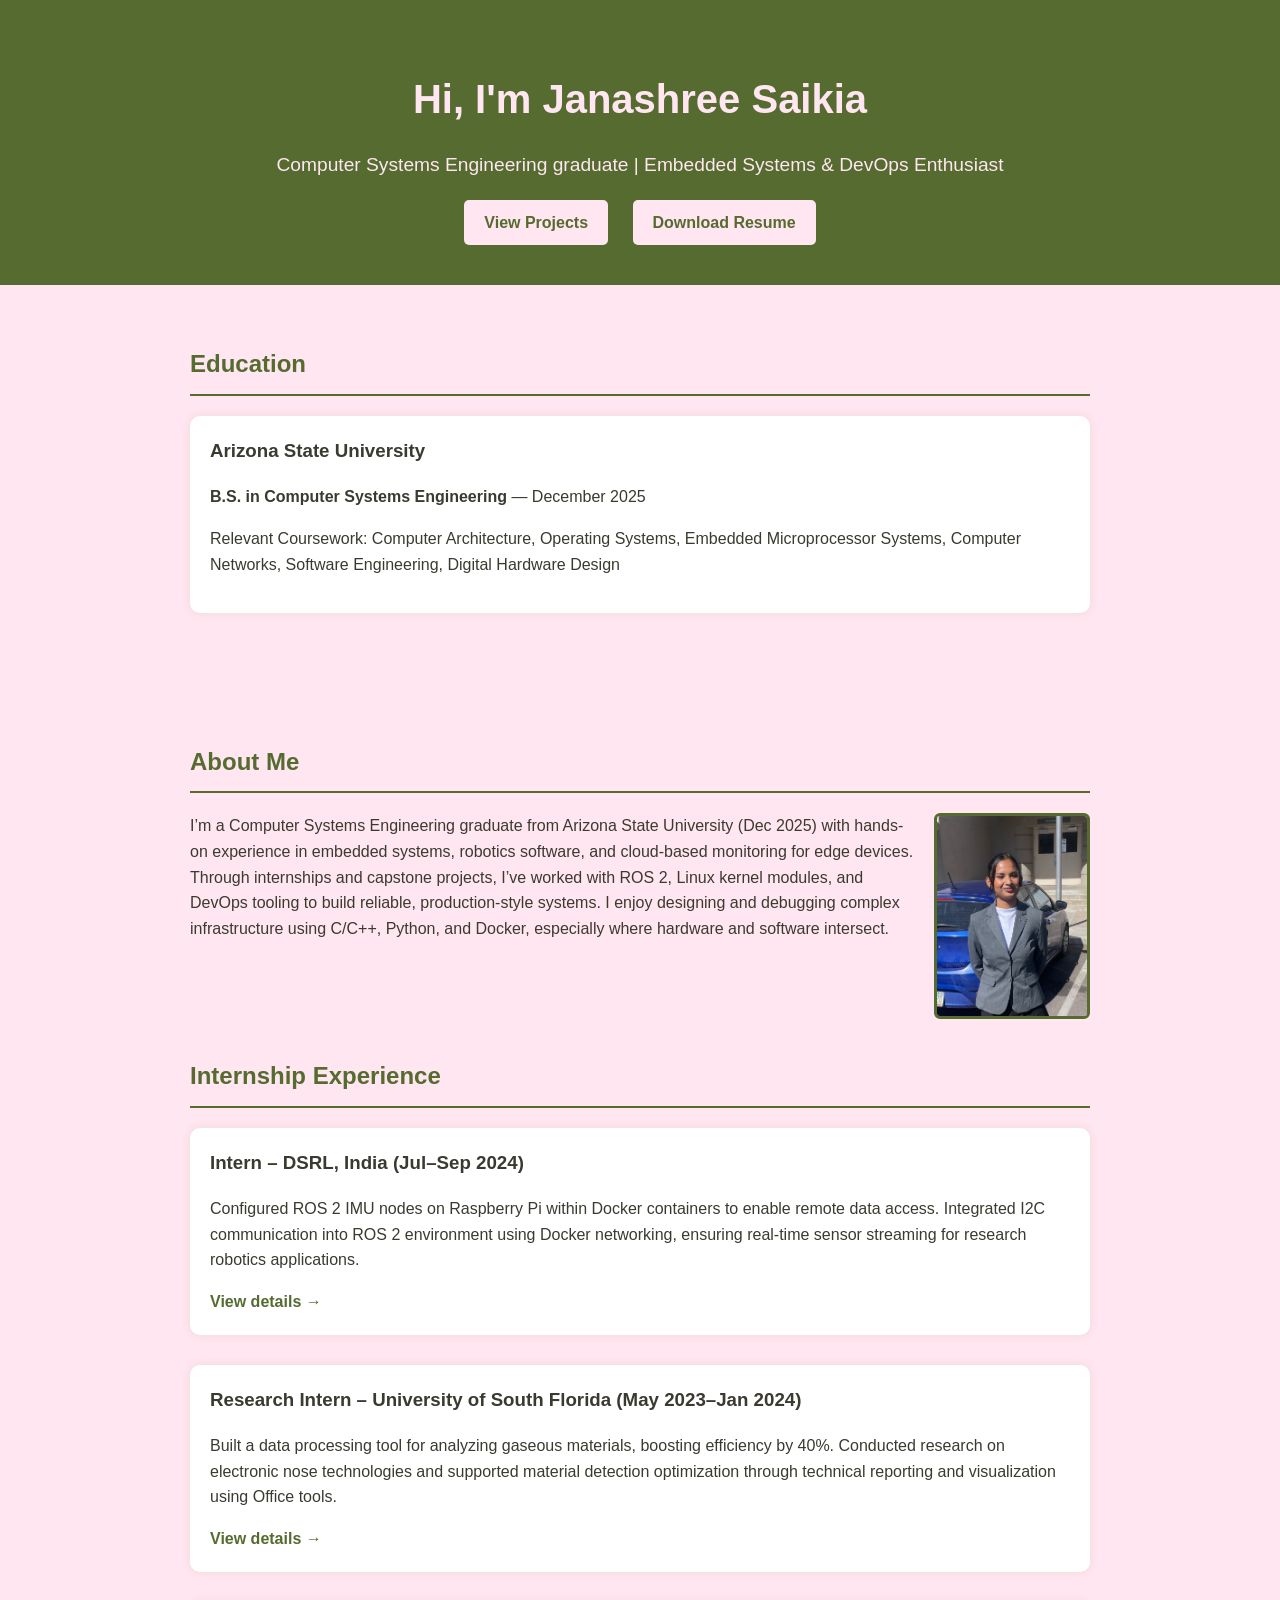
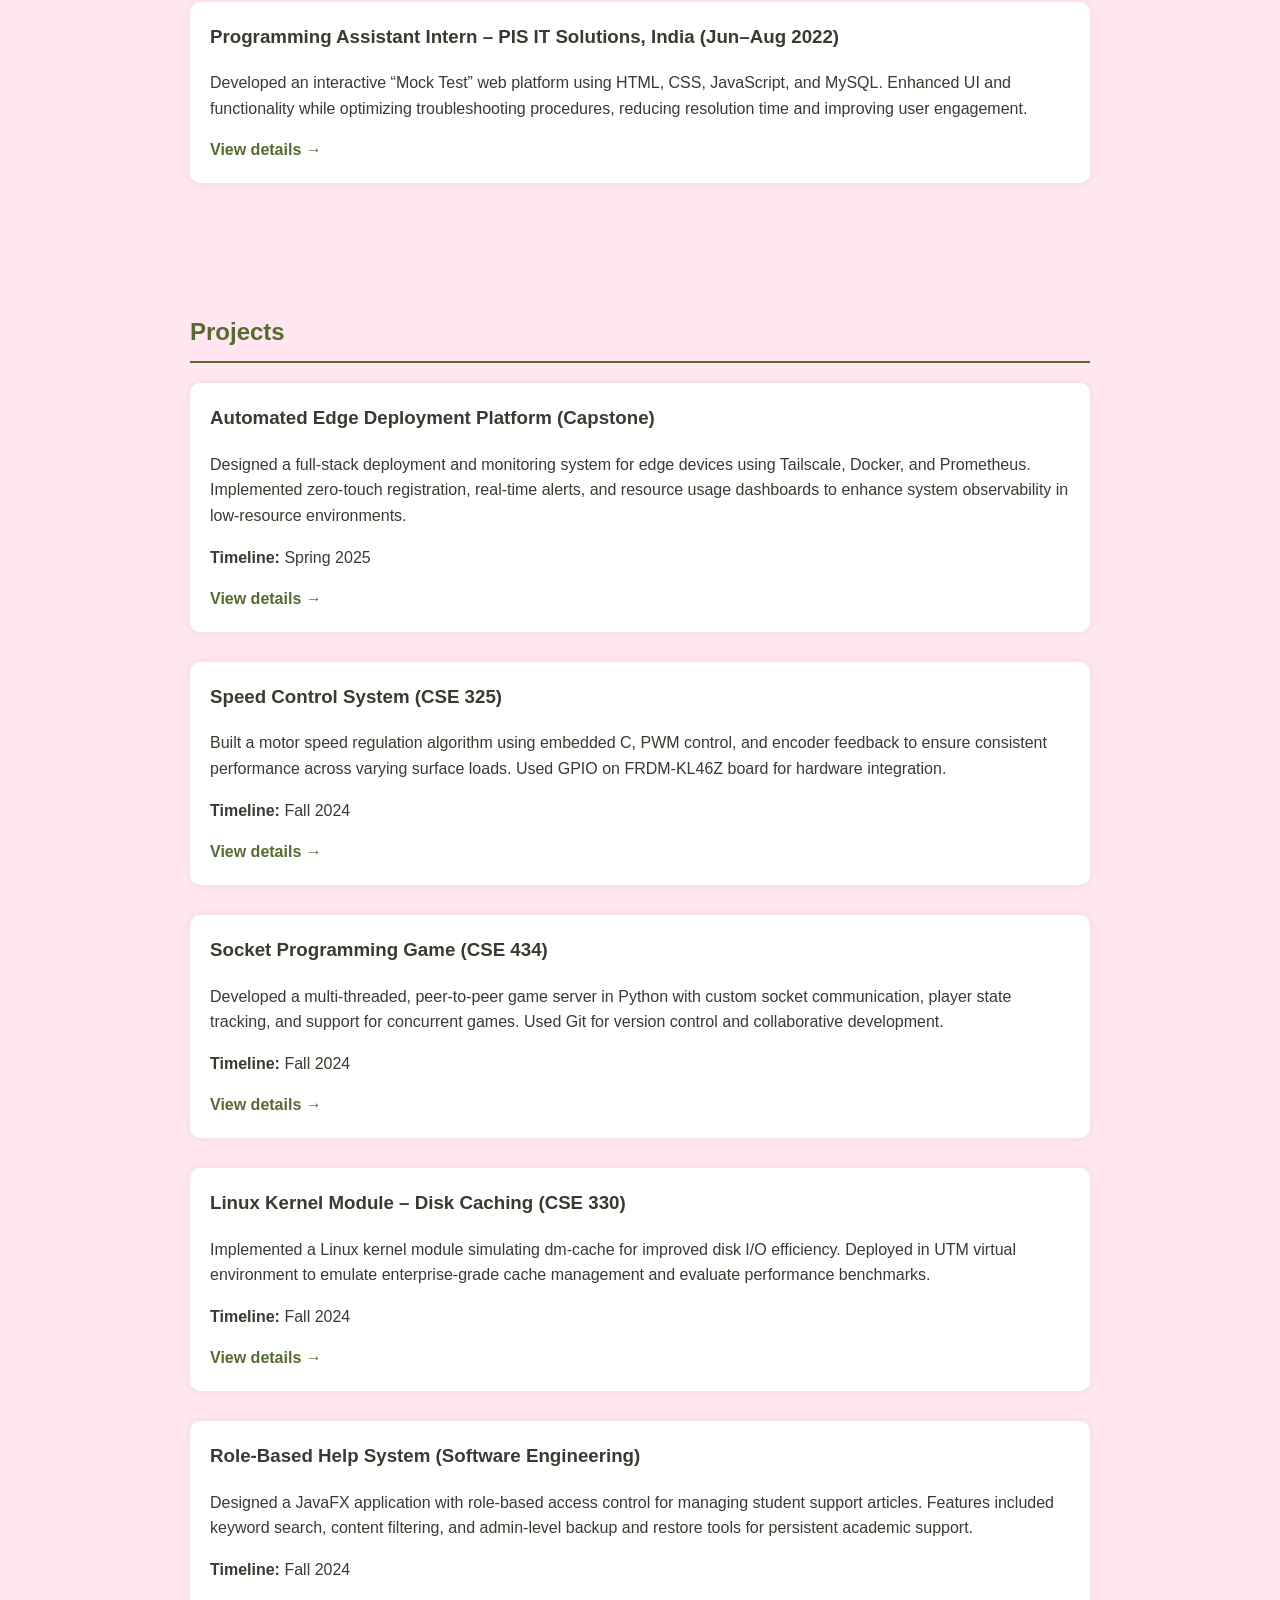
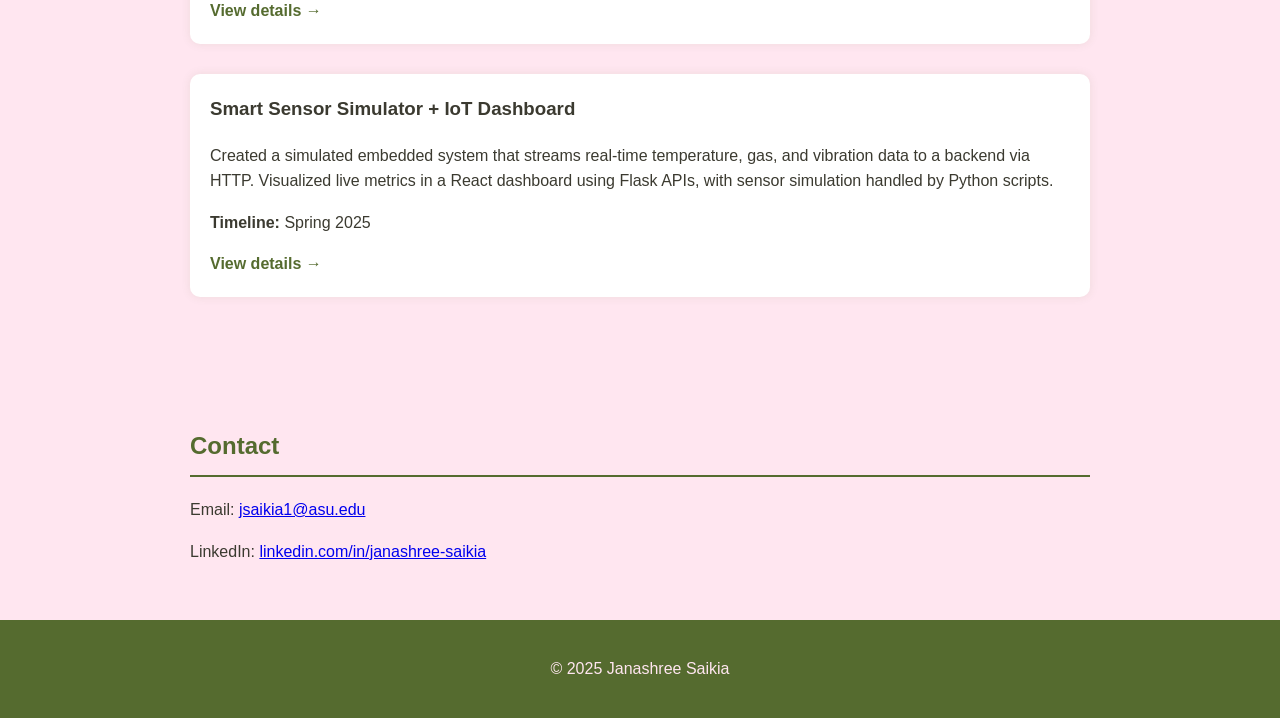
<file: index.html>
<!DOCTYPE html>
<html lang="en">
<head>
  <meta charset="UTF-8" />
  <meta name="viewport" content="width=device-width, initial-scale=1.0" />
  <title>Janashree Saikia | Developer Portfolio</title>
  <link rel="stylesheet" href="styles.css" />
  <style>
    body {
      font-family: 'Segoe UI', Tahoma, Geneva, Verdana, sans-serif;
      margin: 0;
      padding: 0;
      line-height: 1.6;
      background-color: #ffe6f0; /* baby pink */
      color: #3b3a30; /* dark olive gray */
    }

    header {
      background: #556b2f; /* olive green */
      color: #ffe6f0;
      padding: 40px 20px;
      text-align: center;
    }

    header h1 {
      font-size: 2.5em;
      margin-bottom: 0.2em;
    }

    header p {
      font-size: 1.2em;
      margin-bottom: 1em;
    }

    header a {
      display: inline-block;
      margin: 0 10px;
      padding: 10px 20px;
      background-color: #ffe6f0;
      color: #556b2f;
      text-decoration: none;
      border-radius: 5px;
      font-weight: bold;
    }

    section {
      padding: 40px 20px;
      max-width: 900px;
      margin: auto;
    }

    h2 {
      color: #556b2f;
      border-bottom: 2px solid #556b2f;
      padding-bottom: 10px;
    }

    .project {
      margin-bottom: 30px;
      background: #ffffff;
      padding: 20px;
      border-radius: 10px;
      box-shadow: 0 0 10px rgba(85, 107, 47, 0.1);
    }

    .project h3 {
      margin-top: 0;
      color: #3b3a30;
    }

    .about-photo {
      float: right;
      margin-left: 20px;
      width: 150px;
      height: 200px;
      object-fit: cover;
      border-radius: 6px;
      border: 3px solid #556b2f;
    }

    footer {
      text-align: center;
      padding: 20px;
      background-color: #556b2f;
      color: #ffe6f0;
    }
    /* Clickable card wrapper */
    .card-link {
      display: block;
      color: inherit;
      text-decoration: none;
      margin-bottom: 20px;
    }

    .card-link .project {
      transition: transform 0.15s ease, box-shadow 0.15s ease;
      cursor: pointer;
   }

   .card-link:hover .project {
      transform: translateY(-2px);
      box-shadow: 0 8px 18px rgba(85, 107, 47, 0.18);
    }

    .card-link:focus .project {
      outline: 3px solid rgba(85, 107, 47, 0.35);
      outline-offset: 3px;
   }

    .view-details {
      margin-top: 10px;
      font-weight: bold;
      color: #556b2f;
  }
  </style>
</head>
<body>
  <header>
    <h1>Hi, I'm Janashree Saikia </h1>
    <p>Computer Systems Engineering graduate | Embedded Systems & DevOps Enthusiast</p>
    <a href="#projects">View Projects</a>
    <a href="resume.pdf" target="_blank">Download Resume</a>
  </header>

  <section id="education">
    <h2>Education</h2>
    <div class="project">
      <h3>Arizona State University</h3>
      <p><strong>B.S. in Computer Systems Engineering</strong> — December 2025</p>
      <p>Relevant Coursework: Computer Architecture, Operating Systems, Embedded Microprocessor Systems, Computer Networks, Software Engineering, Digital Hardware Design</p>
    </div>
  </section>

  <section id="about">
    <h2>About Me</h2>
    <img src="your-photo.jpg" alt="Janashree Saikia" class="about-photo" />
    <p>
     I’m a Computer Systems Engineering graduate from Arizona State University (Dec 2025) with hands-on experience in embedded systems, robotics software, and cloud-based monitoring for edge devices.
     Through internships and capstone projects, I’ve worked with ROS 2, Linux kernel modules, and DevOps tooling to build reliable, production-style systems.
      I enjoy designing and debugging complex infrastructure using C/C++, Python, and Docker, especially where hardware and software intersect.
    </p>
  </section>


  <section id="experience">
   <h2>Internship Experience</h2>

  <!-- DSRL Internship -->
   <a class="card-link" href="experience/dsrl.html">
    <div class="project">
      <h3>Intern – DSRL, India (Jul–Sep 2024)</h3>
      <p>
        Configured ROS 2 IMU nodes on Raspberry Pi within Docker containers to enable remote data access.
        Integrated I2C communication into ROS 2 environment using Docker networking, ensuring real-time
        sensor streaming for research robotics applications.
      </p>
      <div class="view-details">View details →</div>
    </div>
   </a>

  <!-- USF Research Internship -->
   <a class="card-link" href="experience/usf.html">
    <div class="project">
      <h3>Research Intern – University of South Florida (May 2023–Jan 2024)</h3>
      <p>
        Built a data processing tool for analyzing gaseous materials, boosting efficiency by 40%.
        Conducted research on electronic nose technologies and supported material detection optimization
        through technical reporting and visualization using Office tools.
      </p>
      <div class="view-details">View details →</div>
    </div>
   </a>

  <!-- PIS IT Solutions Internship -->
   <a class="card-link" href="experience/pis.html">
    <div class="project">
      <h3>Programming Assistant Intern – PIS IT Solutions, India (Jun–Aug 2022)</h3>
      <p>
        Developed an interactive “Mock Test” web platform using HTML, CSS, JavaScript, and MySQL.
        Enhanced UI and functionality while optimizing troubleshooting procedures, reducing resolution
        time and improving user engagement.
      </p>
      <div class="view-details">View details →</div>
    </div>
   </a>
 </section>

 <section id="projects">
  <h2>Projects</h2>

  <!-- Capstone -->
  <a class="card-link" href="project/edge-platform.html">
    <div class="project">
      <h3>Automated Edge Deployment Platform (Capstone)</h3>
      <p>
        Designed a full-stack deployment and monitoring system for edge devices using Tailscale, Docker,
        and Prometheus. Implemented zero-touch registration, real-time alerts, and resource usage dashboards
        to enhance system observability in low-resource environments.
      </p>
      <p><strong>Timeline:</strong> Spring 2025</p>
      <div class="view-details">View details →</div>
    </div>
  </a>

  <!-- Speed Control System -->
  <a class="card-link" href="project/speed-control.html">
    <div class="project">
      <h3>Speed Control System (CSE 325)</h3>
      <p>
        Built a motor speed regulation algorithm using embedded C, PWM control, and encoder feedback to ensure
        consistent performance across varying surface loads. Used GPIO on FRDM-KL46Z board for hardware integration.
      </p>
      <p><strong>Timeline:</strong> Fall 2024</p>
      <div class="view-details">View details →</div>
    </div>
  </a>

  <!-- Socket Programming Game -->
  <a class="card-link" href="project/socket-game.html">
    <div class="project">
      <h3>Socket Programming Game (CSE 434)</h3>
      <p>
        Developed a multi-threaded, peer-to-peer game server in Python with custom socket communication,
        player state tracking, and support for concurrent games. Used Git for version control and collaborative development.
      </p>
      <p><strong>Timeline:</strong> Fall 2024</p>
      <div class="view-details">View details →</div>
    </div>
  </a>

  <!-- Linux Kernel Module -->
  <a class="card-link" href="project/kernel-module.html">
    <div class="project">
      <h3>Linux Kernel Module – Disk Caching (CSE 330)</h3>
      <p>
        Implemented a Linux kernel module simulating dm-cache for improved disk I/O efficiency. Deployed in
        UTM virtual environment to emulate enterprise-grade cache management and evaluate performance benchmarks.
      </p>
      <p><strong>Timeline:</strong> Fall 2024</p>
      <div class="view-details">View details →</div>
    </div>
  </a>

  <!-- Help System -->
  <a class="card-link" href="project/help-system.html">
    <div class="project">
      <h3>Role-Based Help System (Software Engineering)</h3>
      <p>
        Designed a JavaFX application with role-based access control for managing student support articles.
        Features included keyword search, content filtering, and admin-level backup and restore tools for persistent academic support.
      </p>
      <p><strong>Timeline:</strong> Fall 2024</p>
      <div class="view-details">View details →</div>
    </div>
  </a>

  <!-- Smart Sensor Dashboard -->
  <a class="card-link" href="project/smart-sensor.html">
    <div class="project">
      <h3>Smart Sensor Simulator + IoT Dashboard</h3>
      <p>
        Created a simulated embedded system that streams real-time temperature, gas, and vibration data to a backend via HTTP.
        Visualized live metrics in a React dashboard using Flask APIs, with sensor simulation handled by Python scripts.
      </p>
      <p><strong>Timeline:</strong> Spring 2025</p>
      <div class="view-details">View details →</div>
    </div>
  </a>

 </section>

 <section id="contact">
    <h2>Contact</h2>
    <p>Email: <a href="mailto:jsaikia1@asu.edu">jsaikia1@asu.edu</a></p>
    <p>LinkedIn: <a href="https://linkedin.com/in/janashree-saikia-440139262" target="_blank">linkedin.com/in/janashree-saikia</a></p>
 </section>

  <footer>
    <p>&copy; 2025 Janashree Saikia</p>
  </footer>
</body>
</html>
</file>
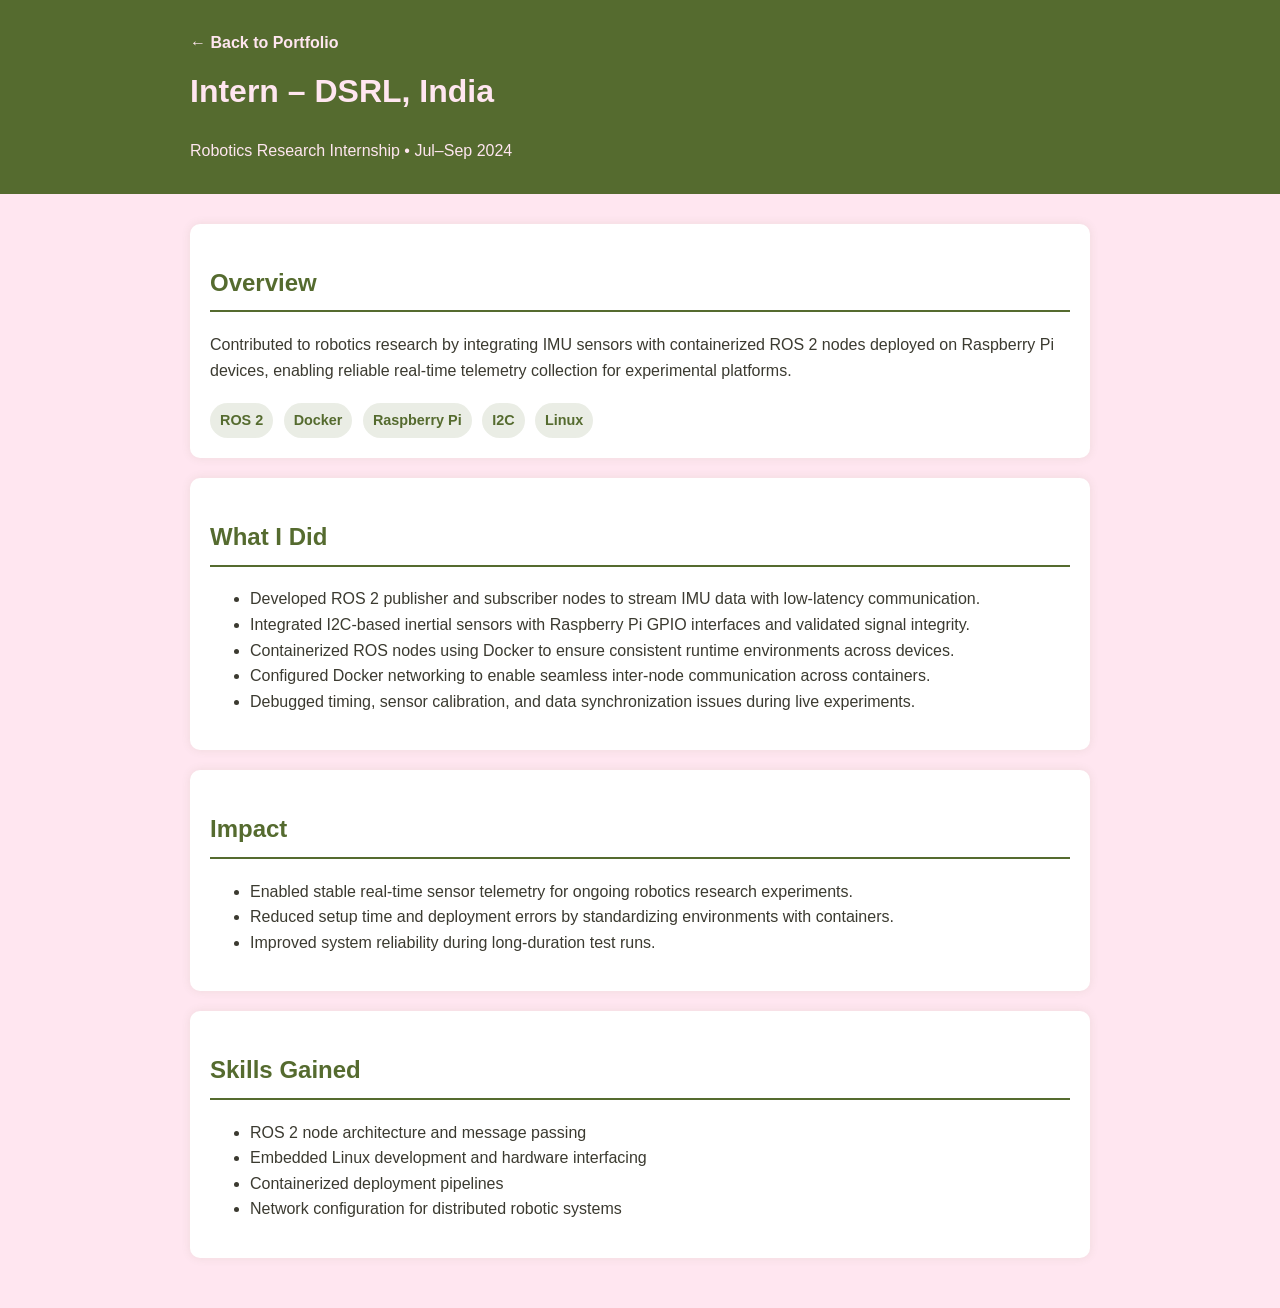
<file: experience/dsrl.html>
<!DOCTYPE html>
<html lang="en">
<head>
  <meta charset="UTF-8" />
  <meta name="viewport" content="width=device-width, initial-scale=1.0" />
  <title>Intern – DSRL, India | Janashree Saikia</title>

  <style>
    body {
      font-family: 'Segoe UI', Tahoma, Geneva, Verdana, sans-serif;
      margin: 0;
      padding: 0;
      line-height: 1.6;
      background: #ffe6f0;
      color: #3b3a30;
    }

    header {
      background: #556b2f;
      color: #ffe6f0;
      padding: 30px 20px;
      text-align: center;
    }

    header a {
      color: #ffe6f0;
      text-decoration: none;
      font-weight: bold;
    }

    section {
      padding: 30px 20px;
      max-width: 900px;
      margin: auto;
    }

    .card {
      background: #ffffff;
      padding: 20px;
      border-radius: 10px;
      box-shadow: 0 0 10px rgba(85, 107, 47, 0.1);
      margin-bottom: 20px;
    }

    h2 {
      color: #556b2f;
      border-bottom: 2px solid #556b2f;
      padding-bottom: 8px;
    }

    .pill {
      display: inline-block;
      background: rgba(85, 107, 47, 0.12);
      color: #556b2f;
      padding: 6px 10px;
      border-radius: 999px;
      margin: 4px 6px 0 0;
      font-weight: 600;
      font-size: 0.9em;
    }

    .links a {
      display: inline-block;
      margin-right: 12px;
      margin-top: 10px;
      padding: 10px 14px;
      background: #556b2f;
      color: #ffe6f0;
      text-decoration: none;
      border-radius: 6px;
      font-weight: bold;
    }
  </style>
</head>

<body>

  <header>
    <div style="max-width: 900px; margin: auto; text-align: left;">
      <a href="../index.html">← Back to Portfolio</a>
      <h1 style="margin-top: 10px;">Intern – DSRL, India</h1>
      <p style="margin: 6px 0 0;">Robotics Research Internship • Jul–Sep 2024</p>
    </div>
  </header>

  <section>

    <div class="card">
      <h2>Overview</h2>
      <p>
        Contributed to robotics research by integrating IMU sensors with containerized ROS 2 nodes deployed on Raspberry Pi devices, enabling reliable real-time telemetry collection for experimental platforms.
      </p>
      <div>
        <span class="pill">ROS 2</span>
        <span class="pill">Docker</span>
        <span class="pill">Raspberry Pi</span>
        <span class="pill">I2C</span>
        <span class="pill">Linux</span>
      </div>
    </div>

    <div class="card">
      <h2>What I Did</h2>
      <ul>
        <li>Developed ROS 2 publisher and subscriber nodes to stream IMU data with low-latency communication.</li>
        <li>Integrated I2C-based inertial sensors with Raspberry Pi GPIO interfaces and validated signal integrity.</li>
        <li>Containerized ROS nodes using Docker to ensure consistent runtime environments across devices.</li>
        <li>Configured Docker networking to enable seamless inter-node communication across containers.</li>
        <li>Debugged timing, sensor calibration, and data synchronization issues during live experiments.</li>
      </ul>
    </div>

    <div class="card">
      <h2>Impact</h2>
      <ul>
        <li>Enabled stable real-time sensor telemetry for ongoing robotics research experiments.</li>
        <li>Reduced setup time and deployment errors by standardizing environments with containers.</li>
        <li>Improved system reliability during long-duration test runs.</li>
      </ul>
    </div>

    <div class="card">
      <h2>Skills Gained</h2>
      <ul>
        <li>ROS 2 node architecture and message passing</li>
        <li>Embedded Linux development and hardware interfacing</li>
        <li>Containerized deployment pipelines</li>
        <li>Network configuration for distributed robotic systems</li>
      </ul>
    </div>

  </section>

</body>
</html>
</file>
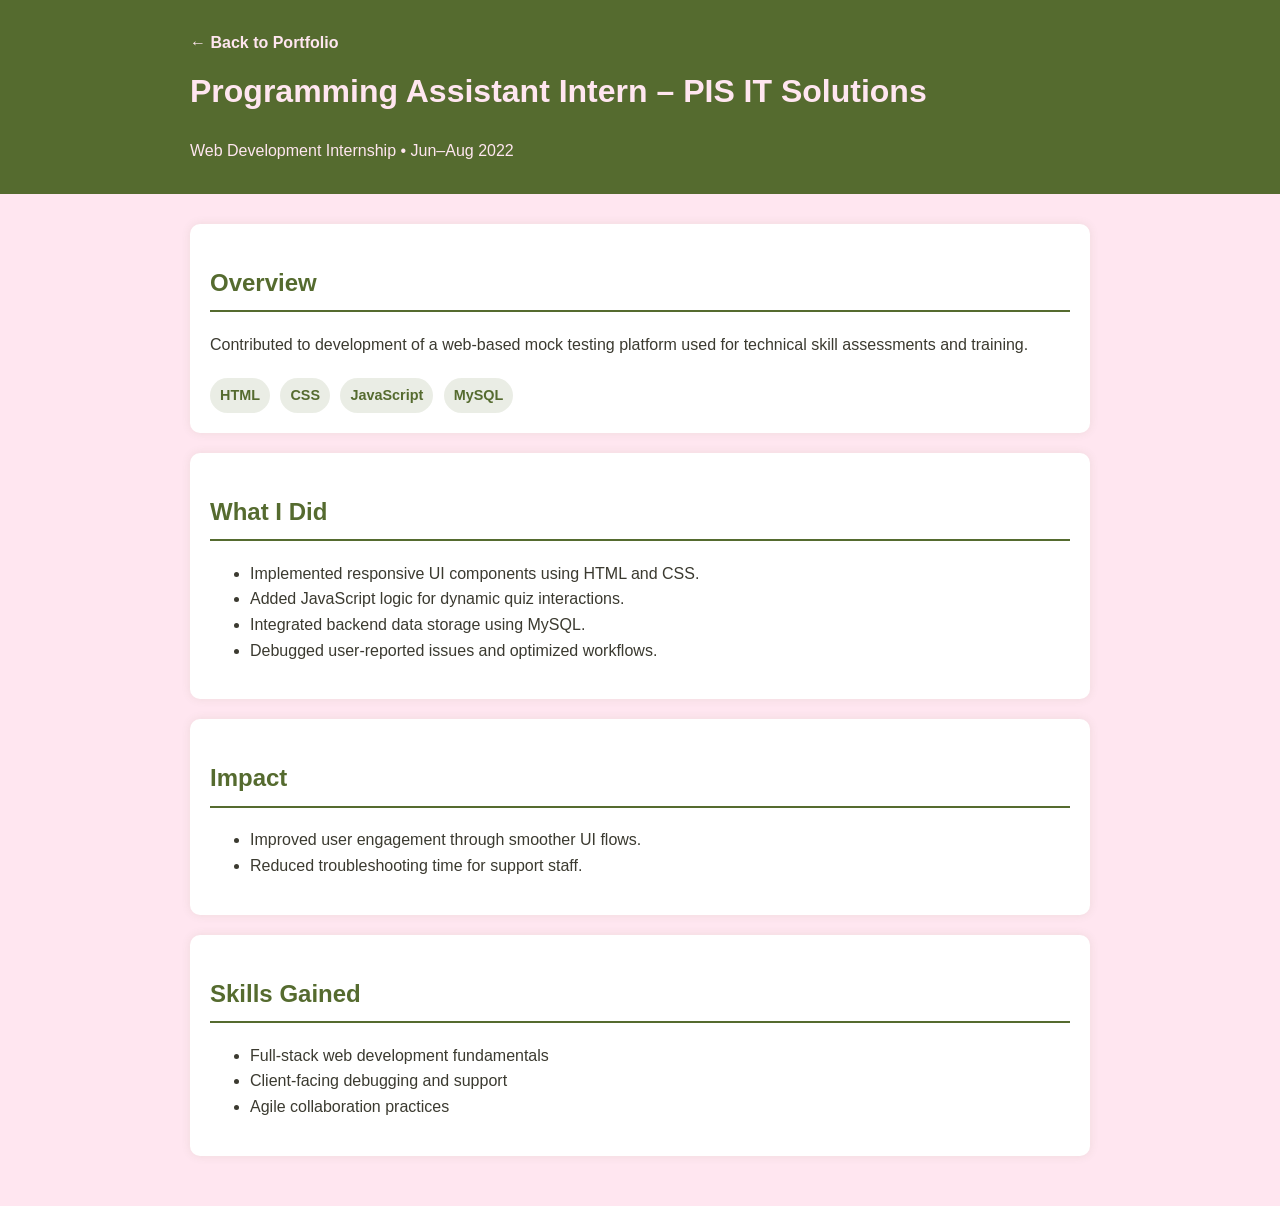
<file: experience/pis.html>
<!DOCTYPE html>
<html lang="en">
<head>
  <meta charset="UTF-8" />
  <meta name="viewport" content="width=device-width, initial-scale=1.0" />
  <title>Programming Assistant Intern – PIS IT Solutions | Janashree Saikia</title>

  <style>
    body {
      font-family: 'Segoe UI', Tahoma, Geneva, Verdana, sans-serif;
      margin: 0;
      padding: 0;
      line-height: 1.6;
      background: #ffe6f0;
      color: #3b3a30;
    }

    header {
      background: #556b2f;
      color: #ffe6f0;
      padding: 30px 20px;
      text-align: center;
    }

    header a {
      color: #ffe6f0;
      text-decoration: none;
      font-weight: bold;
    }

    section {
      padding: 30px 20px;
      max-width: 900px;
      margin: auto;
    }

    .card {
      background: #ffffff;
      padding: 20px;
      border-radius: 10px;
      box-shadow: 0 0 10px rgba(85, 107, 47, 0.1);
      margin-bottom: 20px;
    }

    h2 {
      color: #556b2f;
      border-bottom: 2px solid #556b2f;
      padding-bottom: 8px;
    }

    .pill {
      display: inline-block;
      background: rgba(85, 107, 47, 0.12);
      color: #556b2f;
      padding: 6px 10px;
      border-radius: 999px;
      margin: 4px 6px 0 0;
      font-weight: 600;
      font-size: 0.9em;
    }
  </style>
</head>

<body>

  <header>
    <div style="max-width: 900px; margin: auto; text-align: left;">
      <a href="../index.html">← Back to Portfolio</a>
      <h1 style="margin-top: 10px;">Programming Assistant Intern – PIS IT Solutions</h1>
      <p style="margin: 6px 0 0;">Web Development Internship • Jun–Aug 2022</p>
    </div>
  </header>

  <section>

    <div class="card">
      <h2>Overview</h2>
      <p>
        Contributed to development of a web-based mock testing platform used for technical
        skill assessments and training.
      </p>
      <div>
        <span class="pill">HTML</span>
        <span class="pill">CSS</span>
        <span class="pill">JavaScript</span>
        <span class="pill">MySQL</span>
      </div>
    </div>

    <div class="card">
      <h2>What I Did</h2>
      <ul>
        <li>Implemented responsive UI components using HTML and CSS.</li>
        <li>Added JavaScript logic for dynamic quiz interactions.</li>
        <li>Integrated backend data storage using MySQL.</li>
        <li>Debugged user-reported issues and optimized workflows.</li>
      </ul>
    </div>

    <div class="card">
      <h2>Impact</h2>
      <ul>
        <li>Improved user engagement through smoother UI flows.</li>
        <li>Reduced troubleshooting time for support staff.</li>
      </ul>
    </div>

    <div class="card">
      <h2>Skills Gained</h2>
      <ul>
        <li>Full-stack web development fundamentals</li>
        <li>Client-facing debugging and support</li>
        <li>Agile collaboration practices</li>
      </ul>
    </div>

  </section>

</body>
</html>
</file>
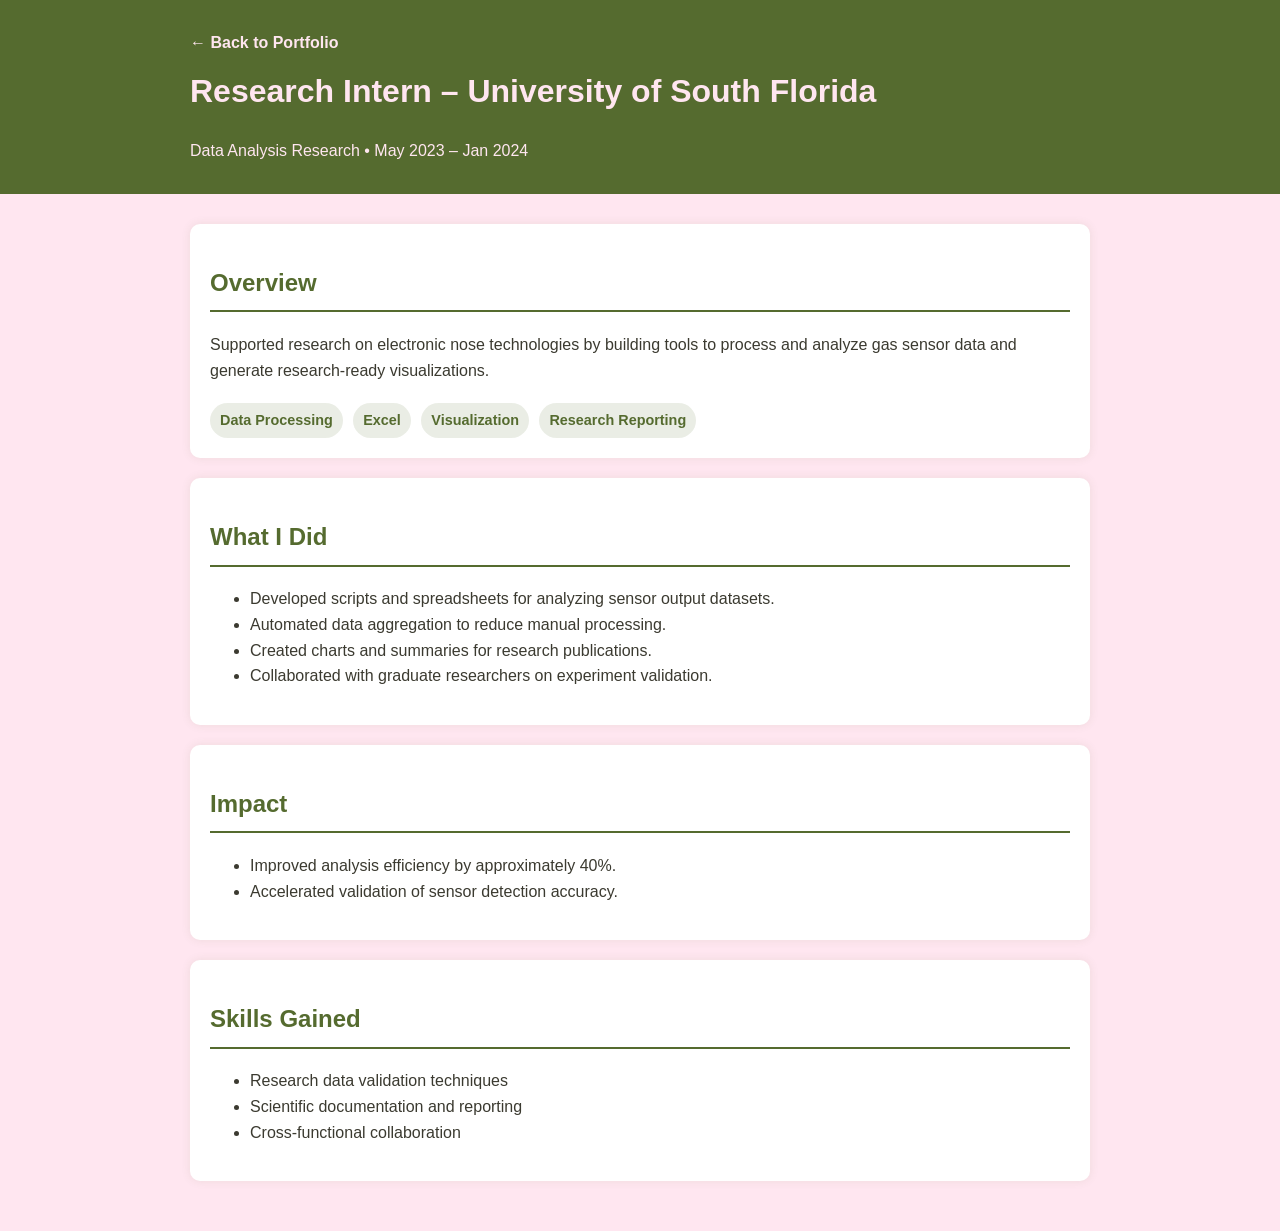
<file: experience/usf.html>
<!DOCTYPE html>
<html lang="en">
<head>
  <meta charset="UTF-8" />
  <meta name="viewport" content="width=device-width, initial-scale=1.0" />
  <title>Research Intern – University of South Florida | Janashree Saikia</title>

  <style>
    body {
      font-family: 'Segoe UI', Tahoma, Geneva, Verdana, sans-serif;
      margin: 0;
      padding: 0;
      line-height: 1.6;
      background: #ffe6f0;
      color: #3b3a30;
    }

    header {
      background: #556b2f;
      color: #ffe6f0;
      padding: 30px 20px;
      text-align: center;
    }

    header a {
      color: #ffe6f0;
      text-decoration: none;
      font-weight: bold;
    }

    section {
      padding: 30px 20px;
      max-width: 900px;
      margin: auto;
    }

    .card {
      background: #ffffff;
      padding: 20px;
      border-radius: 10px;
      box-shadow: 0 0 10px rgba(85, 107, 47, 0.1);
      margin-bottom: 20px;
    }

    h2 {
      color: #556b2f;
      border-bottom: 2px solid #556b2f;
      padding-bottom: 8px;
    }

    .pill {
      display: inline-block;
      background: rgba(85, 107, 47, 0.12);
      color: #556b2f;
      padding: 6px 10px;
      border-radius: 999px;
      margin: 4px 6px 0 0;
      font-weight: 600;
      font-size: 0.9em;
    }
  </style>
</head>

<body>

  <header>
    <div style="max-width: 900px; margin: auto; text-align: left;">
      <a href="../index.html">← Back to Portfolio</a>
      <h1 style="margin-top: 10px;">Research Intern – University of South Florida</h1>
      <p style="margin: 6px 0 0;">Data Analysis Research • May 2023 – Jan 2024</p>
    </div>
  </header>

  <section>

    <div class="card">
      <h2>Overview</h2>
      <p>
        Supported research on electronic nose technologies by building tools to process and
        analyze gas sensor data and generate research-ready visualizations.
      </p>
      <div>
        <span class="pill">Data Processing</span>
        <span class="pill">Excel</span>
        <span class="pill">Visualization</span>
        <span class="pill">Research Reporting</span>
      </div>
    </div>

    <div class="card">
      <h2>What I Did</h2>
      <ul>
        <li>Developed scripts and spreadsheets for analyzing sensor output datasets.</li>
        <li>Automated data aggregation to reduce manual processing.</li>
        <li>Created charts and summaries for research publications.</li>
        <li>Collaborated with graduate researchers on experiment validation.</li>
      </ul>
    </div>

    <div class="card">
      <h2>Impact</h2>
      <ul>
        <li>Improved analysis efficiency by approximately 40%.</li>
        <li>Accelerated validation of sensor detection accuracy.</li>
      </ul>
    </div>

    <div class="card">
      <h2>Skills Gained</h2>
      <ul>
        <li>Research data validation techniques</li>
        <li>Scientific documentation and reporting</li>
        <li>Cross-functional collaboration</li>
      </ul>
    </div>

  </section>

</body>
</html>
</file>
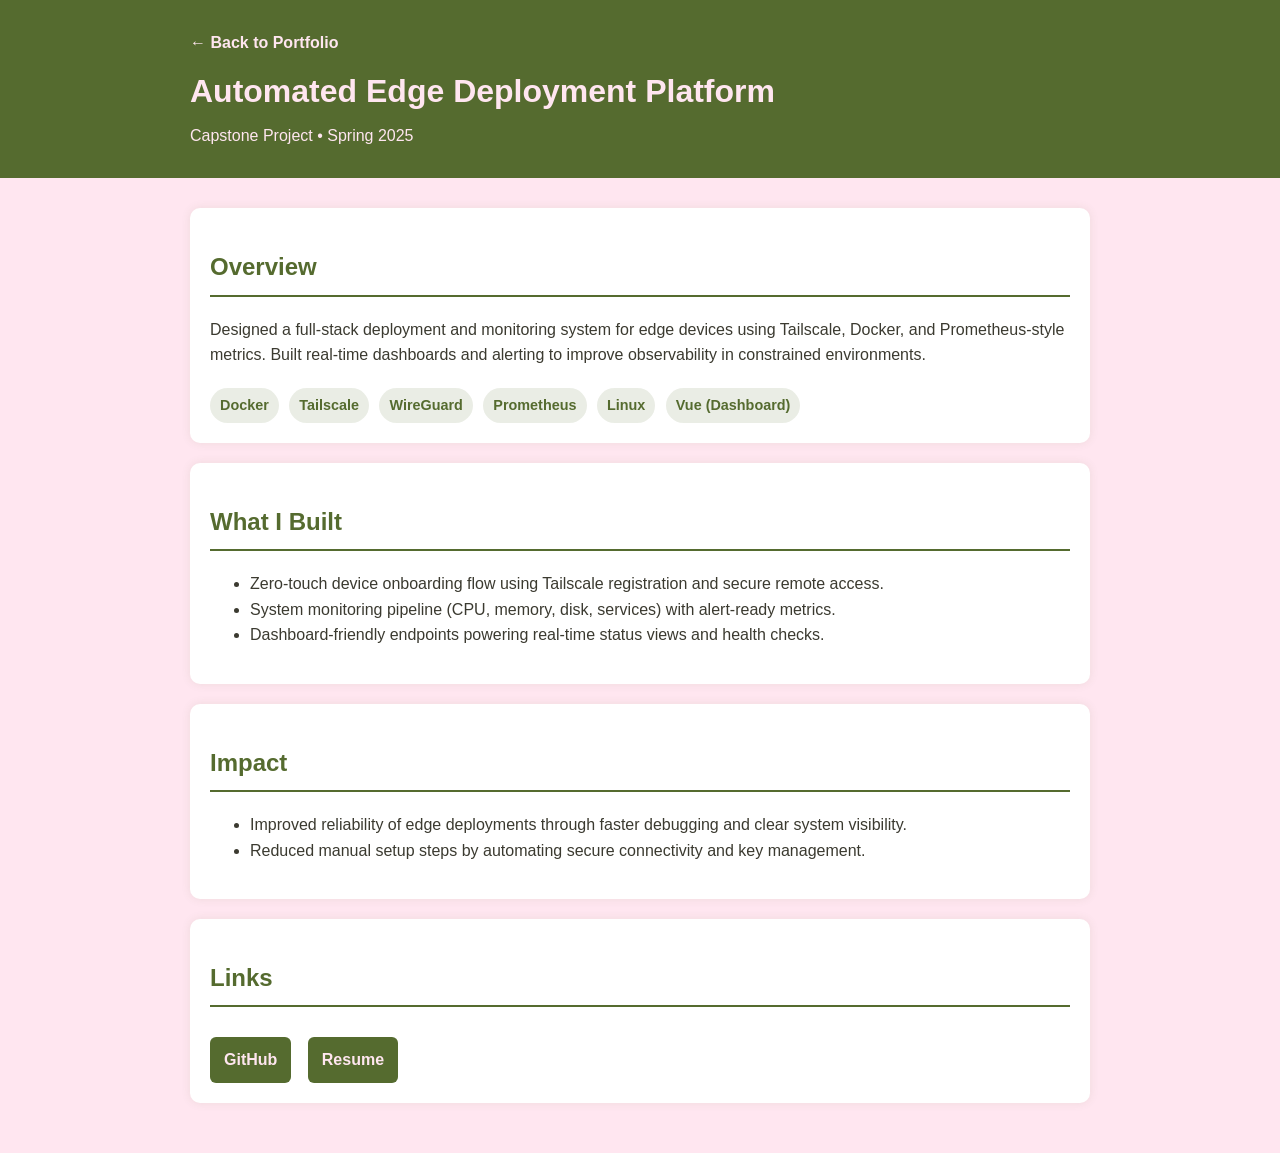
<file: project/edge-platform.html>
<!DOCTYPE html>
<html lang="en">
<head>
  <meta charset="UTF-8" />
  <meta name="viewport" content="width=device-width, initial-scale=1.0" />
  <title>Automated Edge Deployment Platform | Janashree Saikia</title>
  <style>
    body {
      font-family: 'Segoe UI', Tahoma, Geneva, Verdana, sans-serif;
      margin: 0;
      padding: 0;
      line-height: 1.6;
      background-color: #ffe6f0;
      color: #3b3a30;
    }
    header {
      background: #556b2f;
      color: #ffe6f0;
      padding: 30px 20px;
      text-align: center;
    }
    header a {
      color: #ffe6f0;
      text-decoration: none;
      font-weight: bold;
    }
    section {
      padding: 30px 20px;
      max-width: 900px;
      margin: auto;
    }
    .card {
      background: #ffffff;
      padding: 20px;
      border-radius: 10px;
      box-shadow: 0 0 10px rgba(85, 107, 47, 0.1);
      margin-bottom: 20px;
    }
    h1 { margin: 0; }
    h2 {
      color: #556b2f;
      border-bottom: 2px solid #556b2f;
      padding-bottom: 8px;
    }
    ul { margin-top: 10px; }
    .pill {
      display: inline-block;
      background: rgba(85, 107, 47, 0.12);
      color: #556b2f;
      padding: 6px 10px;
      border-radius: 999px;
      margin: 4px 6px 0 0;
      font-weight: 600;
      font-size: 0.9em;
    }
    .links a {
      display: inline-block;
      margin-right: 12px;
      margin-top: 10px;
      padding: 10px 14px;
      background: #556b2f;
      color: #ffe6f0;
      text-decoration: none;
      border-radius: 6px;
      font-weight: bold;
    }
  </style>
</head>

<body>
  <header>
    <div style="max-width: 900px; margin: auto; text-align: left;">
      <a href="../index.html">← Back to Portfolio</a>
      <h1 style="margin-top:10px;">Automated Edge Deployment Platform</h1>
      <p style="margin: 6px 0 0;">Capstone Project • Spring 2025</p>
    </div>
  </header>

  <section>
    <div class="card">
      <h2>Overview</h2>
      <p>
        Designed a full-stack deployment and monitoring system for edge devices using Tailscale, Docker, and Prometheus-style metrics.
        Built real-time dashboards and alerting to improve observability in constrained environments.
      </p>
      <div>
        <span class="pill">Docker</span>
        <span class="pill">Tailscale</span>
        <span class="pill">WireGuard</span>
        <span class="pill">Prometheus</span>
        <span class="pill">Linux</span>
        <span class="pill">Vue (Dashboard)</span>
      </div>
    </div>

    <div class="card">
      <h2>What I Built</h2>
      <ul>
        <li>Zero-touch device onboarding flow using Tailscale registration and secure remote access.</li>
        <li>System monitoring pipeline (CPU, memory, disk, services) with alert-ready metrics.</li>
        <li>Dashboard-friendly endpoints powering real-time status views and health checks.</li>
      </ul>
    </div>

    <div class="card">
      <h2>Impact</h2>
      <ul>
        <li>Improved reliability of edge deployments through faster debugging and clear system visibility.</li>
        <li>Reduced manual setup steps by automating secure connectivity and key management.</li>
      </ul>
    </div>

    <div class="card">
      <h2>Links</h2>
      <div class="links">
        <a href="https://github.com/your-link-here" target="_blank">GitHub</a>
        <a href="../resume.pdf" target="_blank">Resume</a>
      </div>
    </div>
  </section>
</body>
</html>
</file>
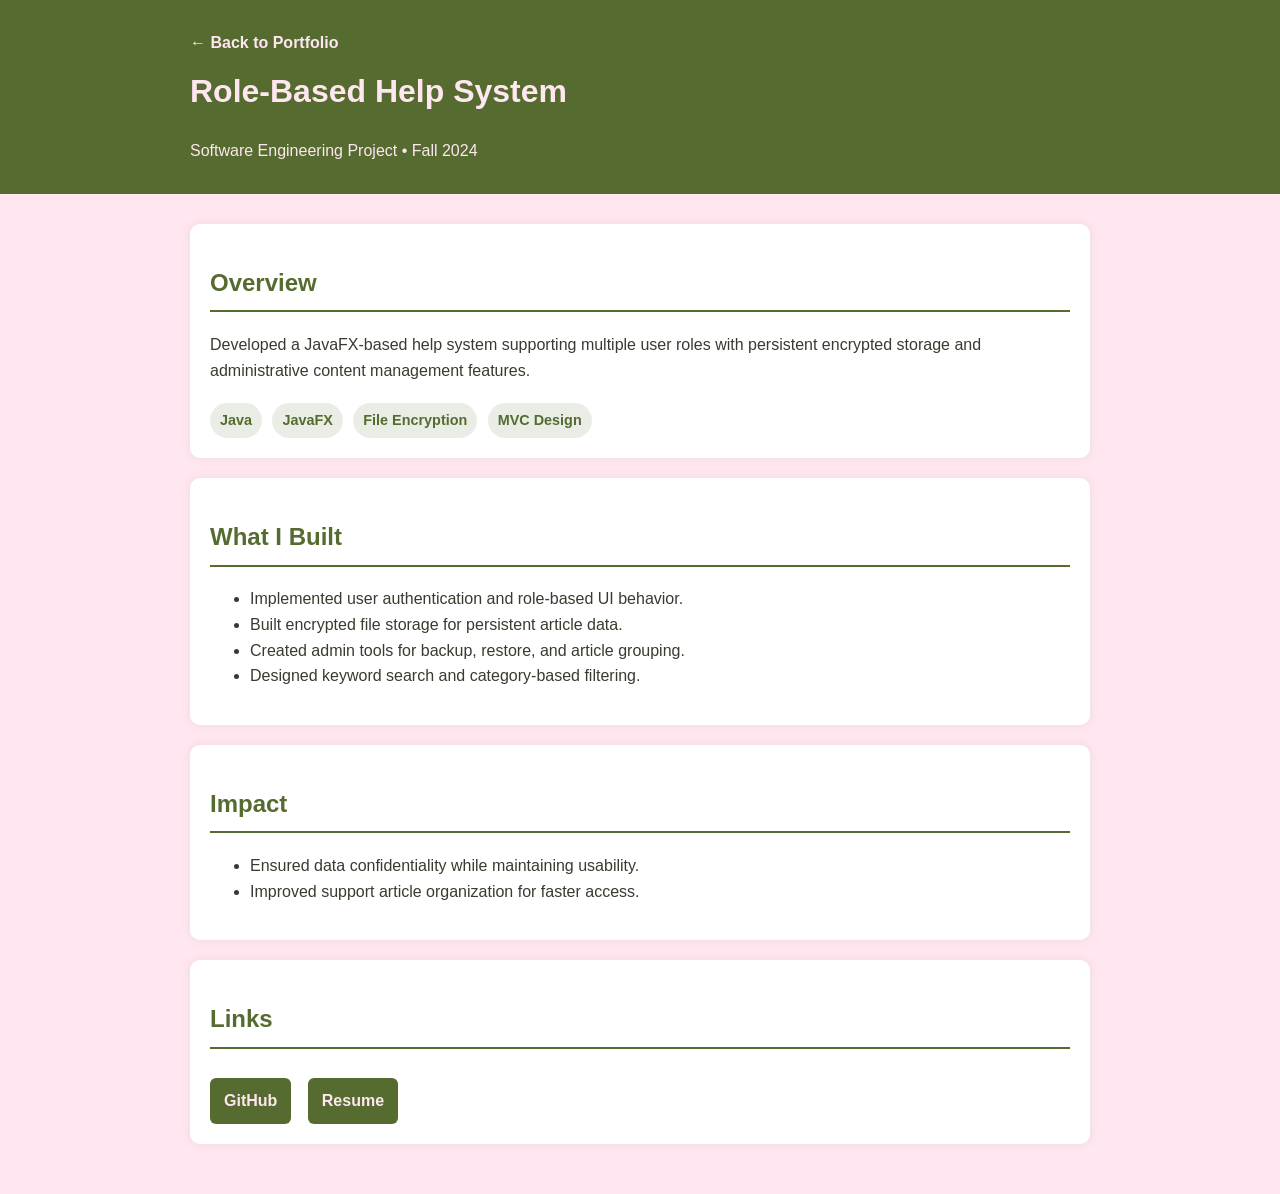
<file: project/help-system.html>
<!DOCTYPE html>
<html lang="en">
<head>
  <meta charset="UTF-8" />
  <meta name="viewport" content="width=device-width, initial-scale=1.0" />
  <title>Role-Based Help System | Janashree Saikia</title>

  <style>
    body {
      font-family: 'Segoe UI', Tahoma, Geneva, Verdana, sans-serif;
      margin: 0;
      padding: 0;
      line-height: 1.6;
      background: #ffe6f0;
      color: #3b3a30;
    }

    header {
      background: #556b2f;
      color: #ffe6f0;
      padding: 30px 20px;
      text-align: center;
    }

    header a {
      color: #ffe6f0;
      text-decoration: none;
      font-weight: bold;
    }

    section {
      padding: 30px 20px;
      max-width: 900px;
      margin: auto;
    }

    .card {
      background: #ffffff;
      padding: 20px;
      border-radius: 10px;
      box-shadow: 0 0 10px rgba(85, 107, 47, 0.1);
      margin-bottom: 20px;
    }

    h2 {
      color: #556b2f;
      border-bottom: 2px solid #556b2f;
      padding-bottom: 8px;
    }

    .pill {
      display: inline-block;
      background: rgba(85, 107, 47, 0.12);
      color: #556b2f;
      padding: 6px 10px;
      border-radius: 999px;
      margin: 4px 6px 0 0;
      font-weight: 600;
      font-size: 0.9em;
    }

    .links a {
      display: inline-block;
      margin-right: 12px;
      margin-top: 10px;
      padding: 10px 14px;
      background: #556b2f;
      color: #ffe6f0;
      text-decoration: none;
      border-radius: 6px;
      font-weight: bold;
    }
  </style>
</head>

<body>

  <header>
    <div style="max-width: 900px; margin: auto; text-align: left;">
      <a href="../index.html">← Back to Portfolio</a>
      <h1 style="margin-top: 10px;">Role-Based Help System</h1>
      <p style="margin: 6px 0 0;">Software Engineering Project • Fall 2024</p>
    </div>
  </header>

  <section>

    <div class="card">
      <h2>Overview</h2>
      <p>
        Developed a JavaFX-based help system supporting multiple user roles with persistent encrypted
        storage and administrative content management features.
      </p>
      <div>
        <span class="pill">Java</span>
        <span class="pill">JavaFX</span>
        <span class="pill">File Encryption</span>
        <span class="pill">MVC Design</span>
      </div>
    </div>

    <div class="card">
      <h2>What I Built</h2>
      <ul>
        <li>Implemented user authentication and role-based UI behavior.</li>
        <li>Built encrypted file storage for persistent article data.</li>
        <li>Created admin tools for backup, restore, and article grouping.</li>
        <li>Designed keyword search and category-based filtering.</li>
      </ul>
    </div>

    <div class="card">
      <h2>Impact</h2>
      <ul>
        <li>Ensured data confidentiality while maintaining usability.</li>
        <li>Improved support article organization for faster access.</li>
      </ul>
    </div>

    <div class="card">
      <h2>Links</h2>
      <div class="links">
        <a href="#" target="_blank">GitHub</a>
        <a href="../resume.pdf" target="_blank">Resume</a>
      </div>
    </div>

  </section>

</body>
</html>
</file>
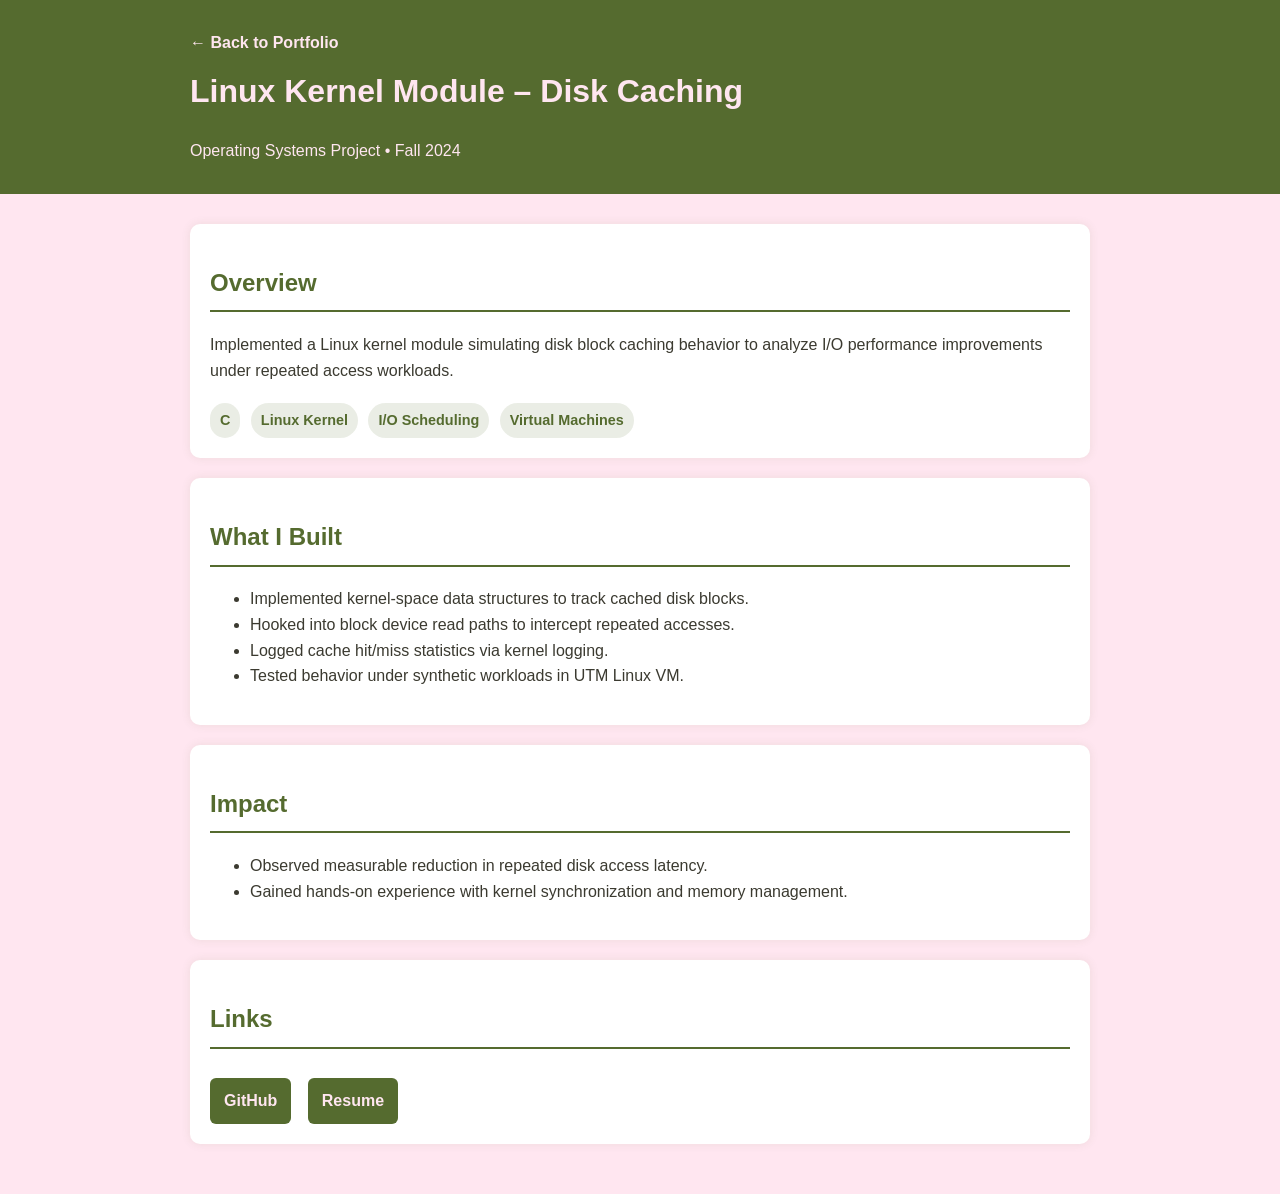
<file: project/kernel-module.html>
<!DOCTYPE html>
<html lang="en">
<head>
<meta charset="UTF-8">
<meta name="viewport" content="width=device-width, initial-scale=1.0">
<title>Linux Kernel Module – Disk Caching | Janashree Saikia</title>
<style>
body{font-family:'Segoe UI',Tahoma,Geneva,Verdana,sans-serif;margin:0;padding:0;line-height:1.6;background:#ffe6f0;color:#3b3a30}
header{background:#556b2f;color:#ffe6f0;padding:30px 20px;text-align:center}
header a{color:#ffe6f0;text-decoration:none;font-weight:bold}
section{padding:30px 20px;max-width:900px;margin:auto}
.card{background:#fff;padding:20px;border-radius:10px;box-shadow:0 0 10px rgba(85,107,47,.1);margin-bottom:20px}
h2{color:#556b2f;border-bottom:2px solid #556b2f;padding-bottom:8px}
.pill{display:inline-block;background:rgba(85,107,47,.12);color:#556b2f;padding:6px 10px;border-radius:999px;margin:4px 6px 0 0;font-weight:600;font-size:.9em}
.links a{display:inline-block;margin-right:12px;margin-top:10px;padding:10px 14px;background:#556b2f;color:#ffe6f0;text-decoration:none;border-radius:6px;font-weight:bold}
</style>
</head>
<body>

<header>
<div style="max-width:900px;margin:auto;text-align:left;">
<a href="../index.html">← Back to Portfolio</a>
<h1 style="margin-top:10px;">Linux Kernel Module – Disk Caching</h1>
<p style="margin:6px 0 0;">Operating Systems Project • Fall 2024</p>
</div>
</header>

<section>

<div class="card">
<h2>Overview</h2>
<p>
Implemented a Linux kernel module simulating disk block caching behavior to analyze I/O performance improvements
under repeated access workloads.
</p>
<div>
<span class="pill">C</span>
<span class="pill">Linux Kernel</span>
<span class="pill">I/O Scheduling</span>
<span class="pill">Virtual Machines</span>
</div>
</div>

<div class="card">
<h2>What I Built</h2>
<ul>
<li>Implemented kernel-space data structures to track cached disk blocks.</li>
<li>Hooked into block device read paths to intercept repeated accesses.</li>
<li>Logged cache hit/miss statistics via kernel logging.</li>
<li>Tested behavior under synthetic workloads in UTM Linux VM.</li>
</ul>
</div>

<div class="card">
<h2>Impact</h2>
<ul>
<li>Observed measurable reduction in repeated disk access latency.</li>
<li>Gained hands-on experience with kernel synchronization and memory management.</li>
</ul>
</div>

<div class="card">
<h2>Links</h2>
<div class="links">
<a href="#" target="_blank">GitHub</a>
<a href="../resume.pdf" target="_blank">Resume</a>
</div>
</div>

</section>
</body>
</html>
</file>
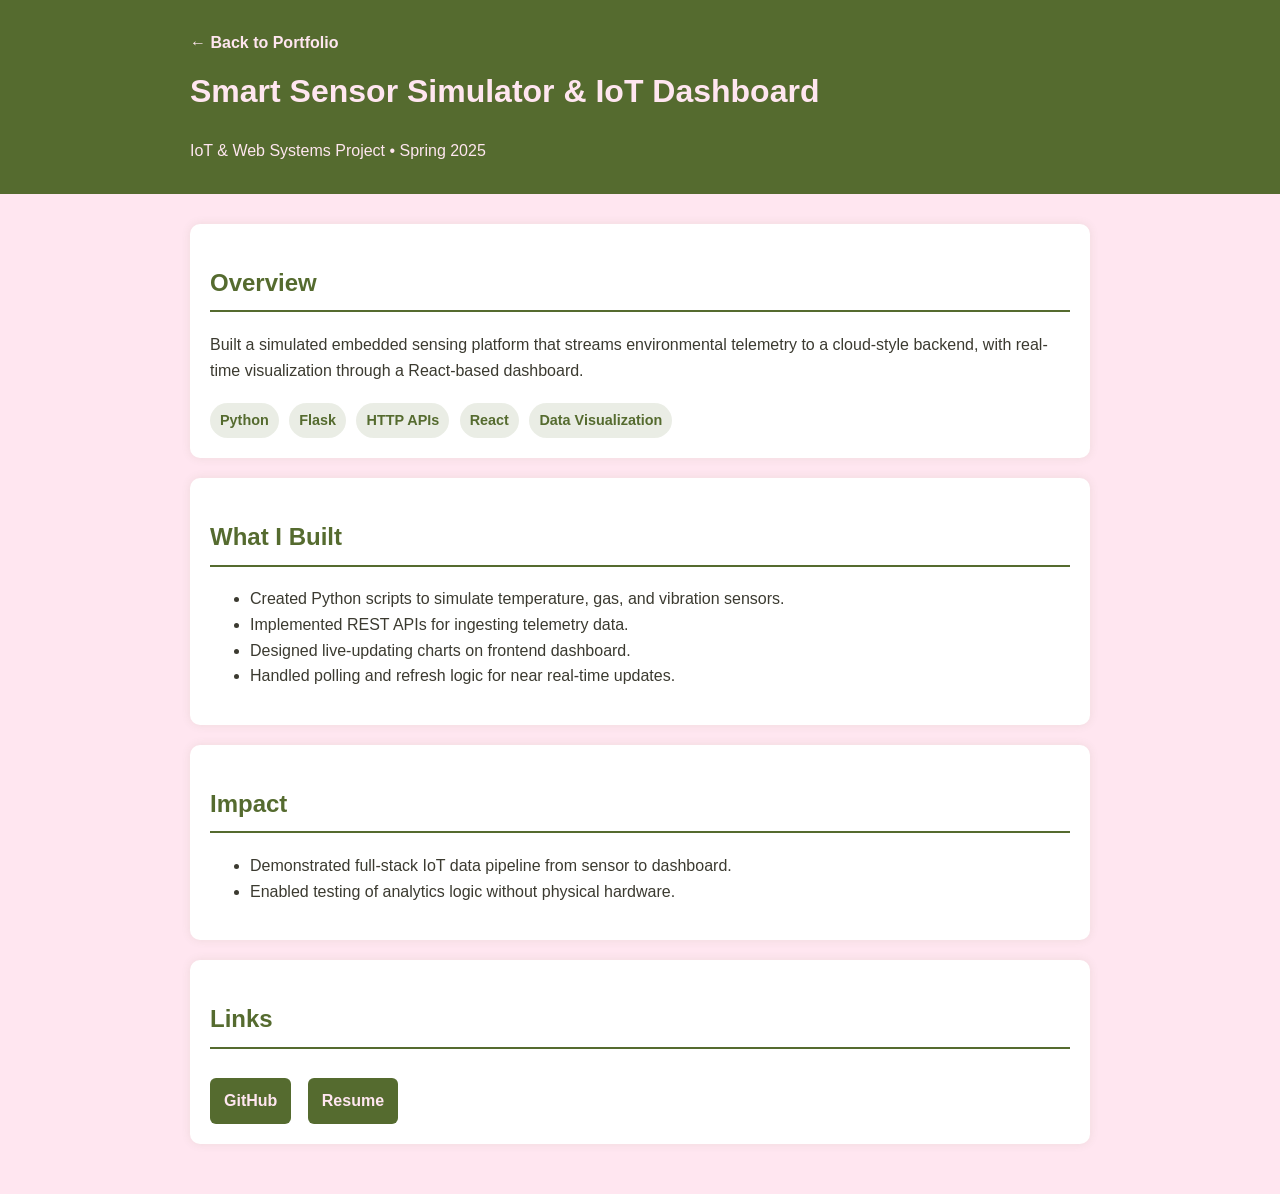
<file: project/smart-sensor.html>
<!DOCTYPE html>
<html lang="en">
<head>
<meta charset="UTF-8">
<meta name="viewport" content="width=device-width, initial-scale=1.0">
<title>Smart Sensor Simulator & IoT Dashboard | Janashree Saikia</title>
<style>
body{font-family:'Segoe UI',Tahoma,Geneva,Verdana,sans-serif;margin:0;padding:0;line-height:1.6;background:#ffe6f0;color:#3b3a30}
header{background:#556b2f;color:#ffe6f0;padding:30px 20px;text-align:center}
header a{color:#ffe6f0;text-decoration:none;font-weight:bold}
section{padding:30px 20px;max-width:900px;margin:auto}
.card{background:#fff;padding:20px;border-radius:10px;box-shadow:0 0 10px rgba(85,107,47,.1);margin-bottom:20px}
h2{color:#556b2f;border-bottom:2px solid #556b2f;padding-bottom:8px}
.pill{display:inline-block;background:rgba(85,107,47,.12);color:#556b2f;padding:6px 10px;border-radius:999px;margin:4px 6px 0 0;font-weight:600;font-size:.9em}
.links a{display:inline-block;margin-right:12px;margin-top:10px;padding:10px 14px;background:#556b2f;color:#ffe6f0;text-decoration:none;border-radius:6px;font-weight:bold}
</style>
</head>
<body>

<header>
<div style="max-width:900px;margin:auto;text-align:left;">
<a href="../index.html">← Back to Portfolio</a>
<h1 style="margin-top:10px;">Smart Sensor Simulator & IoT Dashboard</h1>
<p style="margin:6px 0 0;">IoT & Web Systems Project • Spring 2025</p>
</div>
</header>

<section>

<div class="card">
<h2>Overview</h2>
<p>
Built a simulated embedded sensing platform that streams environmental telemetry to a cloud-style backend,
with real-time visualization through a React-based dashboard.
</p>
<div>
<span class="pill">Python</span>
<span class="pill">Flask</span>
<span class="pill">HTTP APIs</span>
<span class="pill">React</span>
<span class="pill">Data Visualization</span>
</div>
</div>

<div class="card">
<h2>What I Built</h2>
<ul>
<li>Created Python scripts to simulate temperature, gas, and vibration sensors.</li>
<li>Implemented REST APIs for ingesting telemetry data.</li>
<li>Designed live-updating charts on frontend dashboard.</li>
<li>Handled polling and refresh logic for near real-time updates.</li>
</ul>
</div>

<div class="card">
<h2>Impact</h2>
<ul>
<li>Demonstrated full-stack IoT data pipeline from sensor to dashboard.</li>
<li>Enabled testing of analytics logic without physical hardware.</li>
</ul>
</div>

<div class="card">
<h2>Links</h2>
<div class="links">
<a href="https://github.com/janashrees/smart-sensor-dashboard" target="_blank">GitHub</a>
<a href="../resume.pdf" target="_blank">Resume</a>
</div>
</div>

</section>
</body>
</html>
</file>
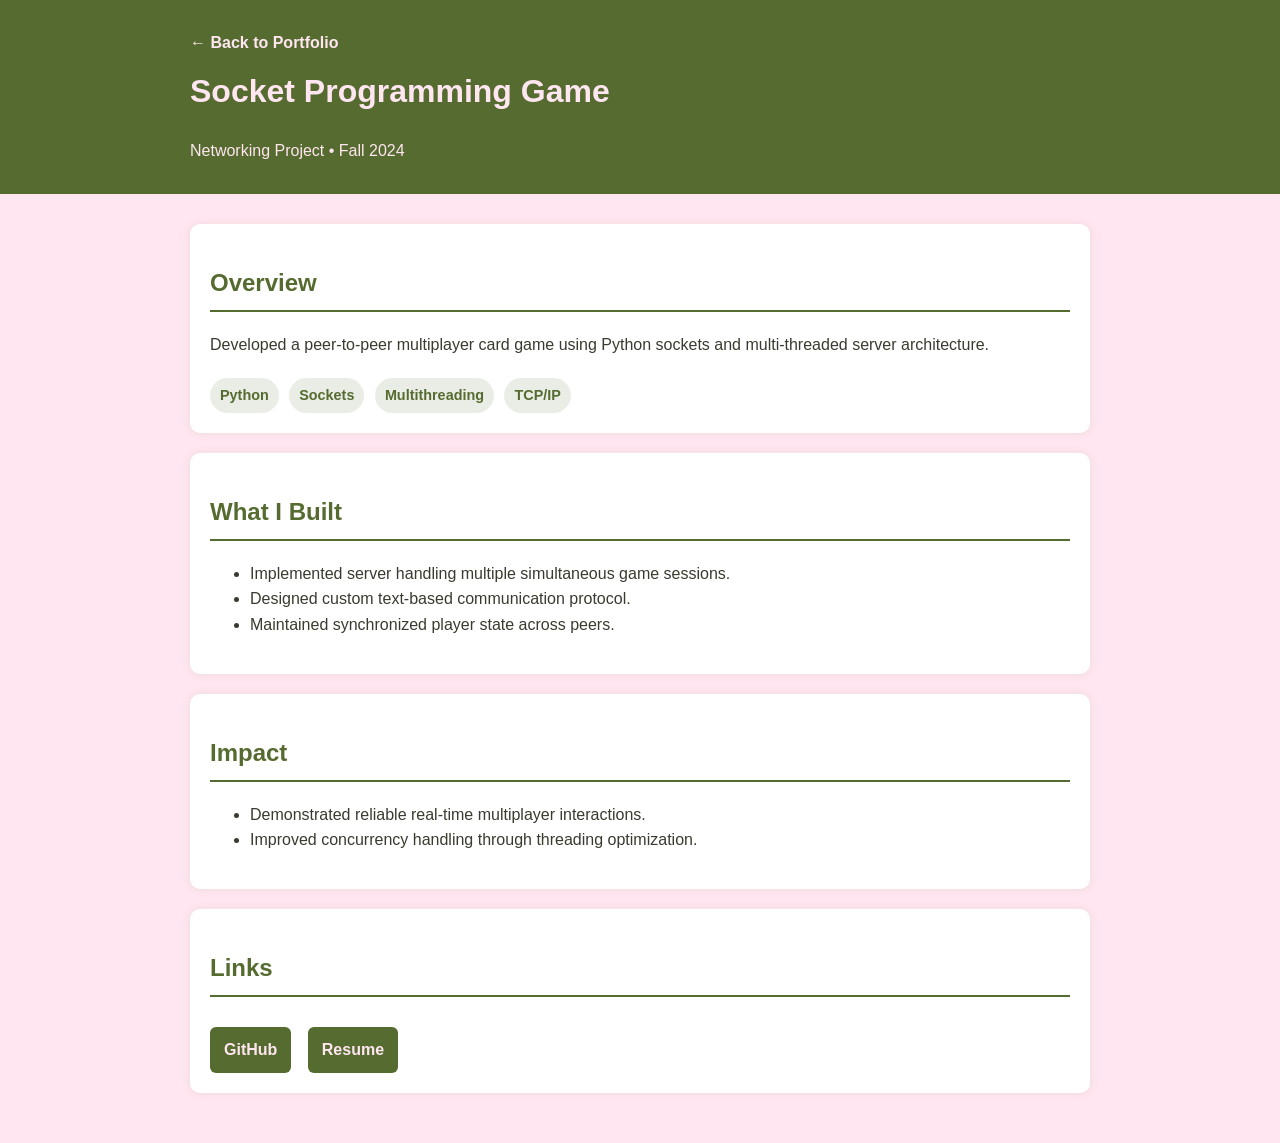
<file: project/socket-game.html>
<!DOCTYPE html>
<html lang="en">
<head>
  <meta charset="UTF-8" />
  <meta name="viewport" content="width=device-width, initial-scale=1.0" />
  <title>Socket Programming Game | Janashree Saikia</title>

  <style>
    body {
      font-family: 'Segoe UI', Tahoma, Geneva, Verdana, sans-serif;
      margin: 0;
      padding: 0;
      line-height: 1.6;
      background: #ffe6f0;
      color: #3b3a30;
    }

    header {
      background: #556b2f;
      color: #ffe6f0;
      padding: 30px 20px;
      text-align: center;
    }

    header a {
      color: #ffe6f0;
      text-decoration: none;
      font-weight: bold;
    }

    section {
      padding: 30px 20px;
      max-width: 900px;
      margin: auto;
    }

    .card {
      background: #ffffff;
      padding: 20px;
      border-radius: 10px;
      box-shadow: 0 0 10px rgba(85, 107, 47, 0.1);
      margin-bottom: 20px;
    }

    h2 {
      color: #556b2f;
      border-bottom: 2px solid #556b2f;
      padding-bottom: 8px;
    }

    .pill {
      display: inline-block;
      background: rgba(85, 107, 47, 0.12);
      color: #556b2f;
      padding: 6px 10px;
      border-radius: 999px;
      margin: 4px 6px 0 0;
      font-weight: 600;
      font-size: 0.9em;
    }

    .links a {
      display: inline-block;
      margin-right: 12px;
      margin-top: 10px;
      padding: 10px 14px;
      background: #556b2f;
      color: #ffe6f0;
      text-decoration: none;
      border-radius: 6px;
      font-weight: bold;
    }
  </style>
</head>

<body>

  <header>
    <div style="max-width: 900px; margin: auto; text-align: left;">
      <a href="../index.html">← Back to Portfolio</a>
      <h1 style="margin-top: 10px;">Socket Programming Game</h1>
      <p style="margin: 6px 0 0;">Networking Project • Fall 2024</p>
    </div>
  </header>

  <section>

    <div class="card">
      <h2>Overview</h2>
      <p>
        Developed a peer-to-peer multiplayer card game using Python sockets and multi-threaded
        server architecture.
      </p>
      <div>
        <span class="pill">Python</span>
        <span class="pill">Sockets</span>
        <span class="pill">Multithreading</span>
        <span class="pill">TCP/IP</span>
      </div>
    </div>

    <div class="card">
      <h2>What I Built</h2>
      <ul>
        <li>Implemented server handling multiple simultaneous game sessions.</li>
        <li>Designed custom text-based communication protocol.</li>
        <li>Maintained synchronized player state across peers.</li>
      </ul>
    </div>

    <div class="card">
      <h2>Impact</h2>
      <ul>
        <li>Demonstrated reliable real-time multiplayer interactions.</li>
        <li>Improved concurrency handling through threading optimization.</li>
      </ul>
    </div>

    <div class="card">
      <h2>Links</h2>
      <div class="links">
        <a href="#" target="_blank">GitHub</a>
        <a href="../resume.pdf" target="_blank">Resume</a>
      </div>
    </div>

  </section>

</body>
</html>
</file>
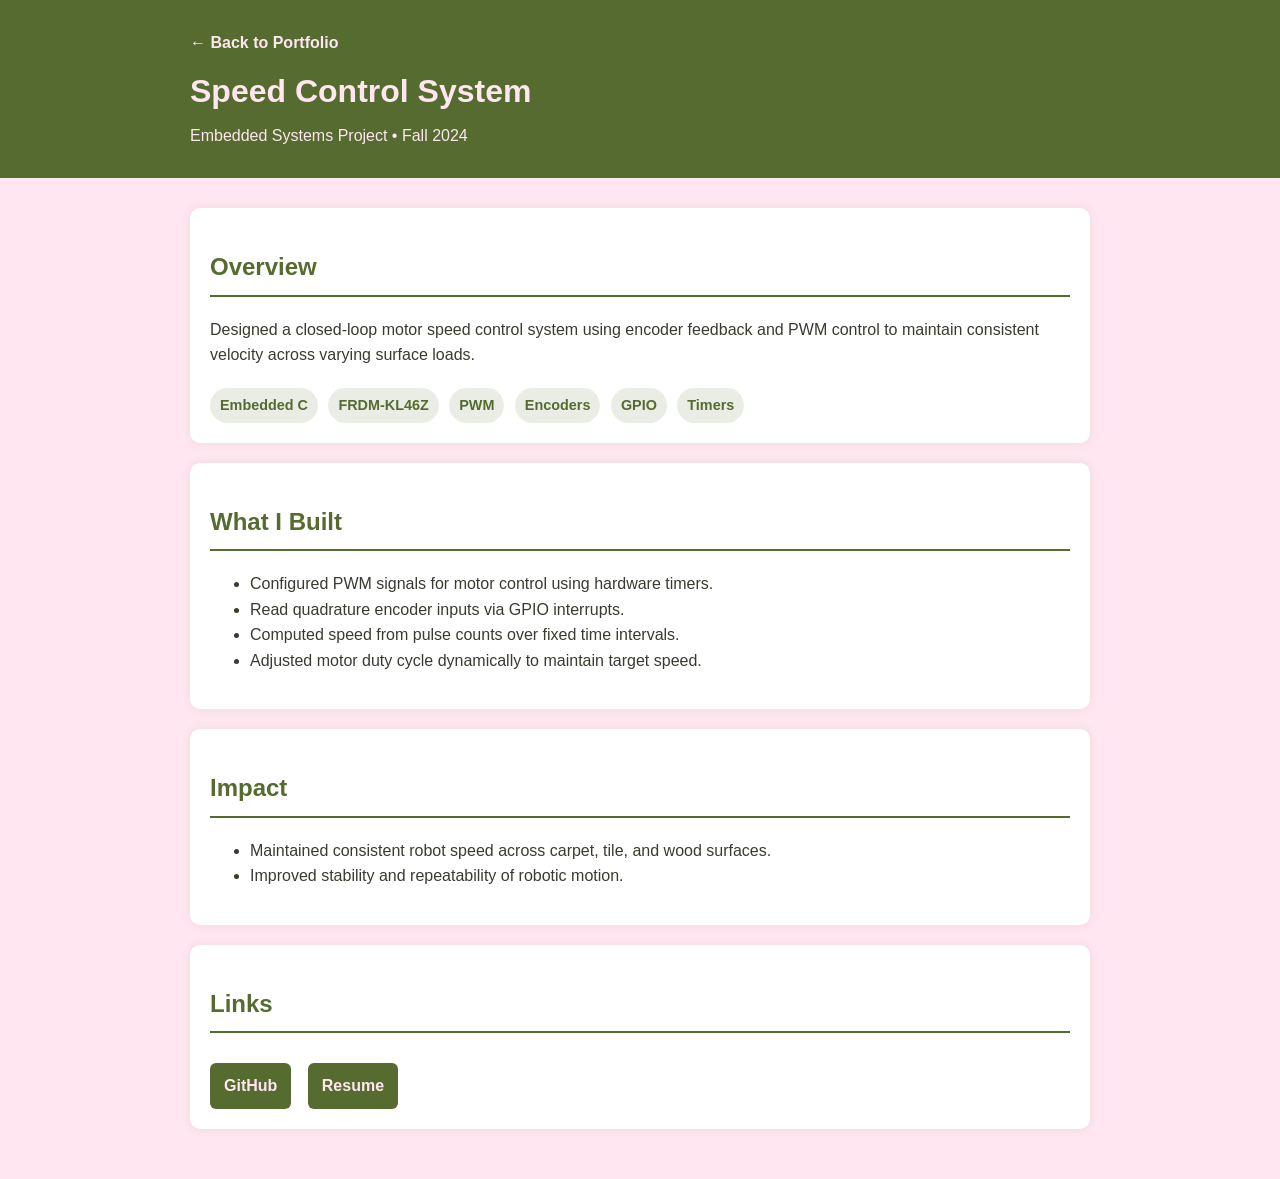
<file: project/speed-control.html>
<!DOCTYPE html>
<html lang="en">
<head>
  <meta charset="UTF-8" />
  <meta name="viewport" content="width=device-width, initial-scale=1.0" />
  <title>Speed Control System | Janashree Saikia</title>
  <style>
    body { font-family: 'Segoe UI', Tahoma, Geneva, Verdana, sans-serif; margin:0; padding:0; line-height:1.6; background:#ffe6f0; color:#3b3a30; }
    header { background:#556b2f; color:#ffe6f0; padding:30px 20px; text-align:center; }
    header a { color:#ffe6f0; text-decoration:none; font-weight:bold; }
    section { padding:30px 20px; max-width:900px; margin:auto; }
    .card { background:#fff; padding:20px; border-radius:10px; box-shadow:0 0 10px rgba(85,107,47,0.1); margin-bottom:20px; }
    h1 { margin:0; }
    h2 { color:#556b2f; border-bottom:2px solid #556b2f; padding-bottom:8px; }
    .pill { display:inline-block; background:rgba(85,107,47,0.12); color:#556b2f; padding:6px 10px; border-radius:999px; margin:4px 6px 0 0; font-weight:600; font-size:0.9em; }
    .links a { display:inline-block; margin-right:12px; margin-top:10px; padding:10px 14px; background:#556b2f; color:#ffe6f0; text-decoration:none; border-radius:6px; font-weight:bold; }
  </style>
</head>
<body>

<header>
  <div style="max-width:900px; margin:auto; text-align:left;">
    <a href="../index.html">← Back to Portfolio</a>
    <h1 style="margin-top:10px;">Speed Control System</h1>
    <p style="margin:6px 0 0;">Embedded Systems Project • Fall 2024</p>
  </div>
</header>

<section>
  <div class="card">
    <h2>Overview</h2>
    <p>
      Designed a closed-loop motor speed control system using encoder feedback and PWM control
      to maintain consistent velocity across varying surface loads.
    </p>
    <div>
      <span class="pill">Embedded C</span>
      <span class="pill">FRDM-KL46Z</span>
      <span class="pill">PWM</span>
      <span class="pill">Encoders</span>
      <span class="pill">GPIO</span>
      <span class="pill">Timers</span>
    </div>
  </div>

  <div class="card">
    <h2>What I Built</h2>
    <ul>
      <li>Configured PWM signals for motor control using hardware timers.</li>
      <li>Read quadrature encoder inputs via GPIO interrupts.</li>
      <li>Computed speed from pulse counts over fixed time intervals.</li>
      <li>Adjusted motor duty cycle dynamically to maintain target speed.</li>
    </ul>
  </div>

  <div class="card">
    <h2>Impact</h2>
    <ul>
      <li>Maintained consistent robot speed across carpet, tile, and wood surfaces.</li>
      <li>Improved stability and repeatability of robotic motion.</li>
    </ul>
  </div>

  <div class="card">
    <h2>Links</h2>
    <div class="links">
      <a href="#" target="_blank">GitHub</a>
      <a href="../resume.pdf" target="_blank">Resume</a>
    </div>
  </div>
</section>

</body>
</html>
</file>
<file: styles.css>
body {
  font-family: 'Segoe UI', Tahoma, Geneva, Verdana, sans-serif;
  margin: 0;
  padding: 0;
  background-color: #f4f4f4;
  color: #333;
}

header {
  background: #282c34;
  color: white;
  padding: 40px 20px;
  text-align: center;
}

header h1 {
  font-size: 2.5em;
  margin-bottom: 0.2em;
}

header p {
  font-size: 1.2em;
  margin-bottom: 1em;
}

header a {
  display: inline-block;
  margin: 0 10px;
  padding: 10px 20px;
  background-color: #61dafb;
  color: black;
  text-decoration: none;
  border-radius: 5px;
}

section {
  padding: 40px 20px;
  max-width: 900px;
  margin: auto;
}

h2 {
  color: #2c3e50;
  border-bottom: 2px solid #ccc;
  padding-bottom: 10px;
}

.project {
  margin-bottom: 30px;
  background: white;
  padding: 20px;
  border-radius: 10px;
  box-shadow: 0 0 10px rgba(0, 0, 0, 0.1);
}

.project h3 {
  margin-top: 0;
}

footer {
  text-align: center;
  padding: 20px;
  background-color: #333;
  color: white;
}
</file>
